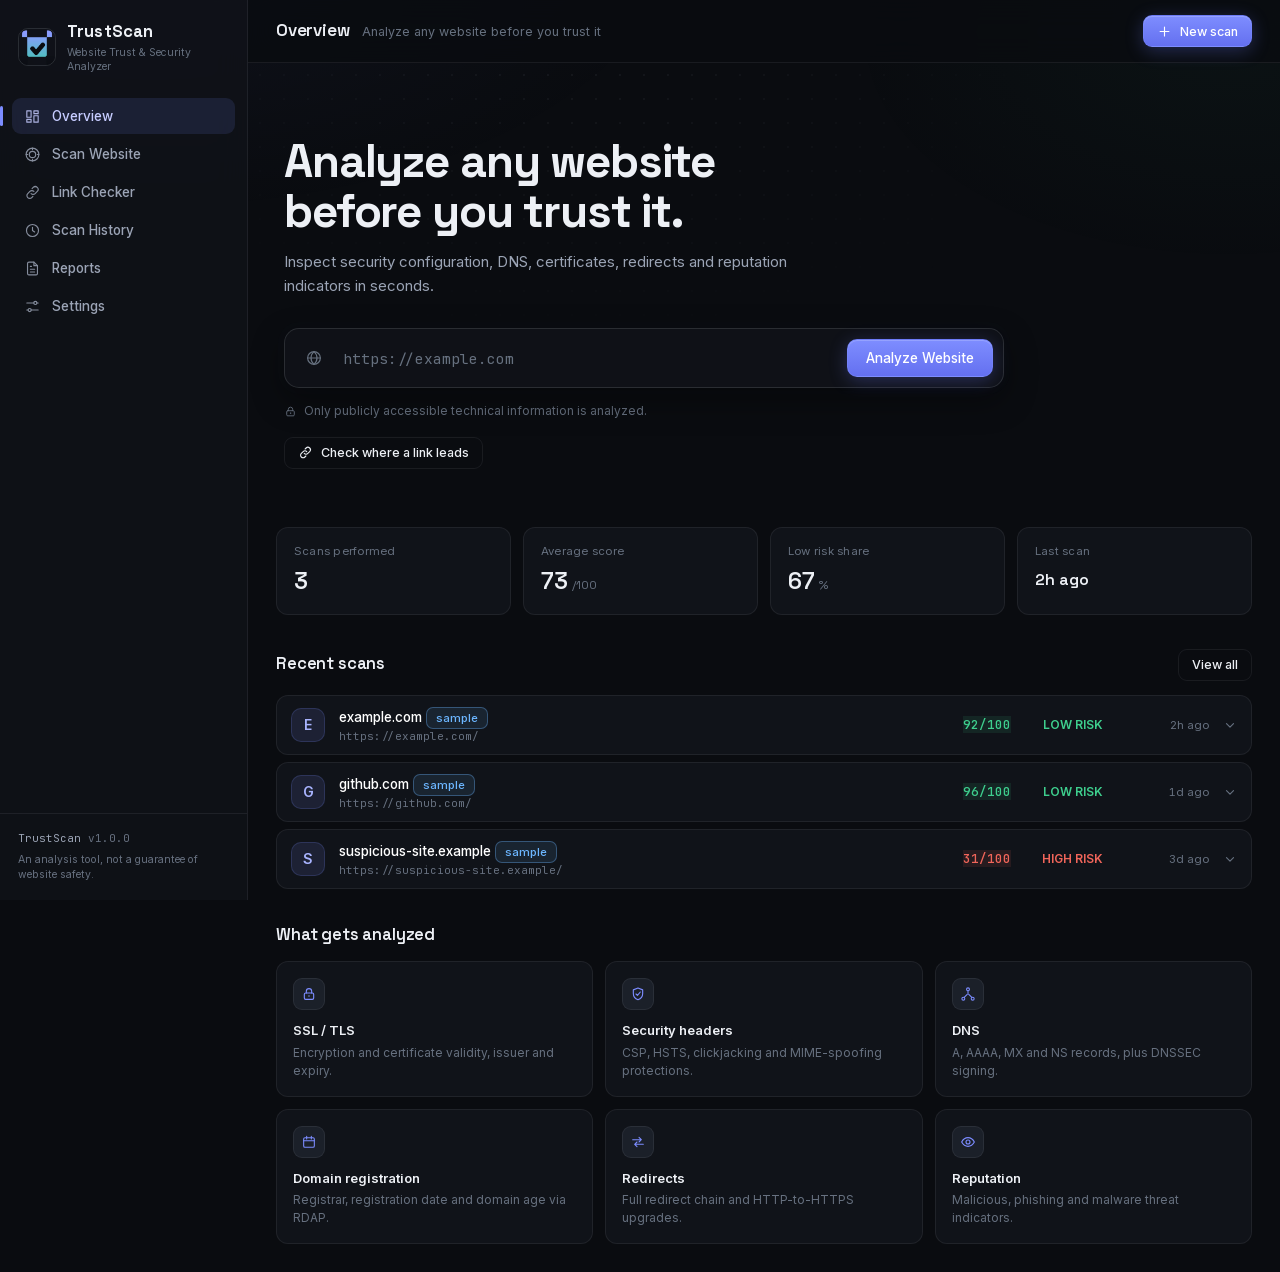
<file: dashboard/index.html>
<!DOCTYPE html>
<html lang="en">
<head>
  <meta charset="UTF-8">
  <meta name="viewport" content="width=device-width, initial-scale=1">
  <meta name="color-scheme" content="dark">
  <title>TrustScan — Website Trust Analyzer</title>
  <link rel="icon" href="../assets/icons/icon128.png">
  <link rel="stylesheet" href="../assets/fonts.css">
  <link rel="stylesheet" href="styles.css">
</head>
<body>
  <div class="app">
    <aside class="sidebar">
      <div class="brand">
        <img class="brand-mark" src="../assets/icons/icon128.png" alt="">
        <div>
          <div class="brand-name">TrustScan</div>
          <div class="brand-sub">Website Trust &amp; Security Analyzer</div>
        </div>
      </div>
      <nav class="nav" aria-label="Main">
        <button class="nav-item" data-nav="overview">
          <svg viewBox="0 0 24 24" fill="none" stroke="currentColor" stroke-width="1.6" stroke-linecap="round" stroke-linejoin="round"><path d="M4 13h6V4H4zM14 20h6v-9h-6zM4 20h6v-4H4zM14 8h6V4h-6z"/></svg>
          <span>Overview</span>
        </button>
        <button class="nav-item" data-nav="scan">
          <svg viewBox="0 0 24 24" fill="none" stroke="currentColor" stroke-width="1.6" stroke-linecap="round" stroke-linejoin="round"><circle cx="12" cy="12" r="9"/><circle cx="12" cy="12" r="4.5"/><path d="M12 3v2.2M12 18.8V21M3 12h2.2M18.8 12H21"/></svg>
          <span>Scan Website</span>
        </button>
        <button class="nav-item" data-nav="linkcheck">
          <svg viewBox="0 0 24 24" fill="none" stroke="currentColor" stroke-width="1.6" stroke-linecap="round" stroke-linejoin="round"><path d="M10 13.5a4 4 0 0 0 5.7 0l3-3a4 4 0 0 0-5.7-5.7l-1.6 1.6"/><path d="M14 10.5a4 4 0 0 0-5.7 0l-3 3a4 4 0 0 0 5.7 5.7l1.6-1.6"/></svg>
          <span>Link Checker</span>
        </button>
        <button class="nav-item" data-nav="history">
          <svg viewBox="0 0 24 24" fill="none" stroke="currentColor" stroke-width="1.6" stroke-linecap="round" stroke-linejoin="round"><circle cx="12" cy="12" r="8.5"/><path d="M12 7.5V12l3 2"/></svg>
          <span>Scan History</span>
        </button>
        <button class="nav-item" data-nav="reports">
          <svg viewBox="0 0 24 24" fill="none" stroke="currentColor" stroke-width="1.6" stroke-linecap="round" stroke-linejoin="round"><path d="M14 3H7a2 2 0 0 0-2 2v14a2 2 0 0 0 2 2h10a2 2 0 0 0 2-2V8z"/><path d="M14 3v5h5M9 13h6M9 17h6M9 9h1.5"/></svg>
          <span>Reports</span>
        </button>
        <button class="nav-item" data-nav="settings">
          <svg viewBox="0 0 24 24" fill="none" stroke="currentColor" stroke-width="1.6" stroke-linecap="round" stroke-linejoin="round"><path d="M4 7h10M18 7h2M4 17h2M10 17h10"/><circle cx="16" cy="7" r="2.2"/><circle cx="8" cy="17" r="2.2"/></svg>
          <span>Settings</span>
        </button>
      </nav>
      <div class="sidebar-foot">
        <div class="foot-version">TrustScan <span>v1.0.0</span></div>
        <div class="foot-disclaimer">An analysis tool, not a guarantee of website safety.</div>
      </div>
    </aside>

    <div class="main-col">
      <header class="topbar">
        <div class="topbar-title">
          <h1 id="topbar-title">Overview</h1>
          <span id="topbar-sub" class="topbar-sub"></span>
        </div>
        <button class="btn btn-primary btn-sm" id="btn-new-scan">
          <svg viewBox="0 0 24 24" fill="none" stroke="currentColor" stroke-width="1.8" stroke-linecap="round"><path d="M12 5v14M5 12h14"/></svg>
          New scan
        </button>
      </header>
      <main id="view" class="view" aria-live="polite"></main>
    </div>
  </div>

  <div id="toasts" class="toasts" role="status" aria-live="polite"></div>

  <script src="storage.js"></script>
  <script src="engine.js"></script>
  <script src="app.js"></script>
</body>
</html>
</file>
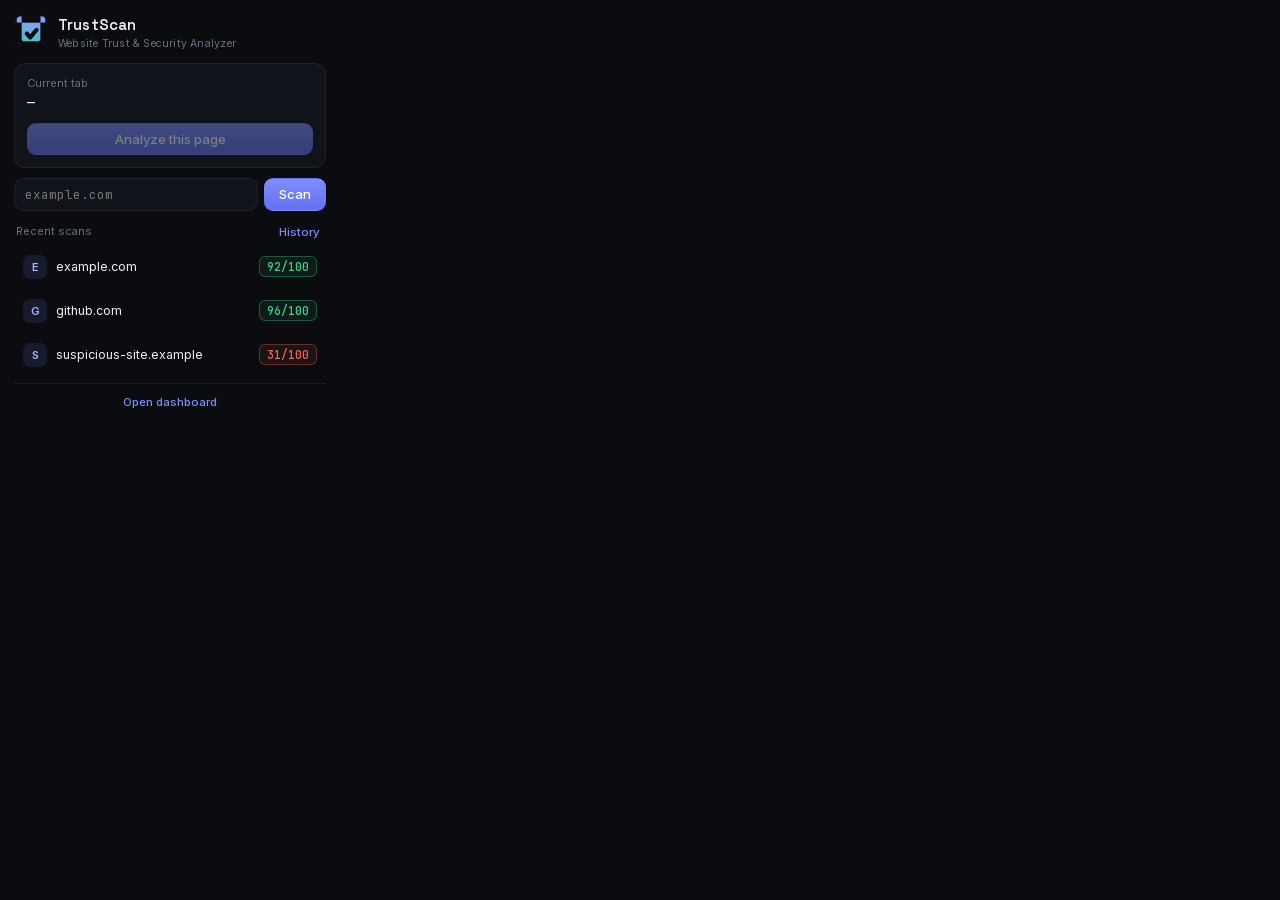
<file: popup/popup.html>
<!DOCTYPE html>
<html lang="en">
<head>
  <meta charset="UTF-8">
  <meta name="color-scheme" content="dark">
  <title>TrustScan</title>
  <link rel="stylesheet" href="../assets/fonts.css">
  <link rel="stylesheet" href="popup.css">
</head>
<body>
  <header class="ts-header">
    <div class="brand-mark" aria-hidden="true"></div>
    <div>
      <div class="brand-name">TrustScan</div>
      <div class="brand-sub">Website Trust &amp; Security Analyzer</div>
    </div>
  </header>

  <section class="current-card" id="current-card">
    <div class="current-label" id="current-label">Current tab</div>
    <div class="current-host" id="current-host">—</div>
    <button class="btn btn-primary btn-block" id="analyze-tab" disabled>Analyze this page</button>
    <div class="current-note" id="current-note" hidden>Only http(s) pages can be analyzed.</div>
  </section>

  <section class="quick">
    <form id="quick-form">
      <div class="quick-input-wrap">
        <input id="quick-url" type="text" placeholder="example.com" autocomplete="off" spellcheck="false">
        <button class="btn btn-primary" type="submit" title="Analyze">Scan</button>
      </div>
    </form>
  </section>

  <section class="recents">
    <div class="recents-head">
      <span>Recent scans</span>
      <button class="link-btn" id="open-history">History</button>
    </div>
    <div id="recents-list" class="recents-list"></div>
  </section>

  <footer class="ts-footer">
    <button class="link-btn" id="open-dashboard">Open dashboard</button>
  </footer>

  <script src="popup.js"></script>
</body>
</html>
</file>
<file: assets/fonts.css>
@font-face{font-family:'Inter';font-style:normal;font-weight:400;font-display:swap;src:url('fonts/Inter-400.woff2') format('woff2');}
@font-face{font-family:'Inter';font-style:normal;font-weight:500;font-display:swap;src:url('fonts/Inter-500.woff2') format('woff2');}
@font-face{font-family:'Inter';font-style:normal;font-weight:600;font-display:swap;src:url('fonts/Inter-600.woff2') format('woff2');}
@font-face{font-family:'JetBrains Mono';font-style:normal;font-weight:400;font-display:swap;src:url('fonts/JetBrainsMono-400.woff2') format('woff2');}
@font-face{font-family:'JetBrains Mono';font-style:normal;font-weight:500;font-display:swap;src:url('fonts/JetBrainsMono-500.woff2') format('woff2');}
@font-face{font-family:'Space Grotesk';font-style:normal;font-weight:400;font-display:swap;src:url('fonts/SpaceGrotesk-400.woff2') format('woff2');}
@font-face{font-family:'Space Grotesk';font-style:normal;font-weight:500;font-display:swap;src:url('fonts/SpaceGrotesk-500.woff2') format('woff2');}
@font-face{font-family:'Space Grotesk';font-style:normal;font-weight:600;font-display:swap;src:url('fonts/SpaceGrotesk-600.woff2') format('woff2');}
@font-face{font-family:'Space Grotesk';font-style:normal;font-weight:700;font-display:swap;src:url('fonts/SpaceGrotesk-700.woff2') format('woff2');}
</file>
<file: dashboard/styles.css>
/* ============================================================================
   TrustScan — Website Trust & Security Analyzer
   Design system: dark-first, hairline glass surfaces, periwinkle accent,
   semantic-only color (green=pass, amber=warning, red=critical).
   ========================================================================== */

/* ------------------------------------------------------------------ tokens */
:root {
  --bg0: #0a0c10;
  --bg1: #101319;
  --bg2: #161a22;
  --bg3: #1b2029;
  --line: rgba(233, 240, 255, 0.07);
  --line-2: rgba(233, 240, 255, 0.12);
  --line-3: rgba(233, 240, 255, 0.2);

  --text: #edf0f5;
  --text-2: #9ba4b5;
  --text-3: #66707f;

  --accent: #7c8cff;
  --accent-2: #6470f0;
  --accent-soft: rgba(124, 140, 255, 0.12);
  --accent-line: rgba(124, 140, 255, 0.38);

  --green: #3ecf8e;
  --green-soft: rgba(62, 207, 142, 0.1);
  --green-line: rgba(62, 207, 142, 0.35);
  --amber: #ffb224;
  --amber-soft: rgba(255, 178, 36, 0.1);
  --amber-line: rgba(255, 178, 36, 0.35);
  --red: #f0655a;
  --red-soft: rgba(240, 101, 90, 0.1);
  --red-line: rgba(240, 101, 90, 0.35);
  --blue: #6cb6ff;
  --blue-soft: rgba(108, 182, 255, 0.1);
  --blue-line: rgba(108, 182, 255, 0.35);

  --font-display: 'Space Grotesk', 'Inter', -apple-system, 'Segoe UI', sans-serif;
  --font-sans: 'Inter', -apple-system, 'Segoe UI', system-ui, sans-serif;
  --font-mono: 'JetBrains Mono', ui-monospace, SFMono-Regular, Menlo, monospace;

  --r-lg: 16px;
  --r-md: 12px;
  --r-sm: 9px;

  --shadow-1: 0 12px 32px rgba(0, 0, 0, 0.4);
  --shadow-2: 0 24px 64px rgba(0, 0, 0, 0.5);

  --ease: cubic-bezier(0.22, 0.61, 0.36, 1);
}

/* ------------------------------------------------------------- base / reset */
* { box-sizing: border-box; margin: 0; padding: 0; }

html { color-scheme: dark; }

body {
  font-family: var(--font-sans);
  font-size: 14px;
  line-height: 1.5;
  color: var(--text);
  background: var(--bg0);
  min-height: 100vh;
  -webkit-font-smoothing: antialiased;
  text-rendering: optimizeLegibility;
}

body::before {
  content: '';
  position: fixed;
  inset: 0;
  pointer-events: none;
  background:
    radial-gradient(900px 480px at 12% -8%, rgba(124, 140, 255, 0.055), transparent 60%),
    radial-gradient(700px 420px at 96% 4%, rgba(62, 207, 142, 0.035), transparent 55%);
  z-index: 0;
}

h1, h2, h3, h4 { font-family: var(--font-display); font-weight: 600; letter-spacing: -0.01em; }
a { color: var(--accent); text-decoration: none; }
a:hover { text-decoration: underline; }
button { font-family: inherit; }

::selection { background: rgba(124, 140, 255, 0.3); }

::-webkit-scrollbar { width: 10px; height: 10px; }
::-webkit-scrollbar-thumb { background: #23283366; background: rgba(35, 40, 51, 0.7); border-radius: 8px; border: 2px solid var(--bg0); }
::-webkit-scrollbar-track { background: transparent; }

:focus-visible { outline: 2px solid var(--accent); outline-offset: 2px; border-radius: 4px; }

/* ------------------------------------------------------------------- shell */
.app {
  position: relative;
  z-index: 1;
  display: grid;
  grid-template-columns: 248px 1fr;
  min-height: 100vh;
}

/* sidebar */
.sidebar {
  position: sticky;
  top: 0;
  height: 100vh;
  display: flex;
  flex-direction: column;
  background: rgba(16, 19, 25, 0.82);
  backdrop-filter: blur(16px);
  -webkit-backdrop-filter: blur(16px);
  border-right: 1px solid var(--line);
}

.brand {
  display: flex;
  align-items: center;
  gap: 11px;
  padding: 20px 18px 18px;
}
.brand-mark {
  width: 38px;
  height: 38px;
  border-radius: 10px;
  border: 1px solid var(--line-2);
}
.brand-name { font-family: var(--font-display); font-size: 16.5px; font-weight: 700; letter-spacing: 0.01em; }
.brand-sub { font-size: 10.5px; color: var(--text-3); line-height: 1.35; margin-top: 1px; }

.nav { display: flex; flex-direction: column; gap: 2px; padding: 6px 12px; }

.nav-item {
  position: relative;
  display: flex;
  align-items: center;
  gap: 11px;
  width: 100%;
  padding: 9.5px 12px;
  background: none;
  border: none;
  border-radius: var(--r-sm);
  color: var(--text-2);
  font-size: 13.5px;
  font-weight: 500;
  cursor: pointer;
  transition: background 0.16s, color 0.16s;
  text-align: left;
}
.nav-item svg { width: 17px; height: 17px; flex: none; opacity: 0.85; }
.nav-item:hover { background: rgba(233, 240, 255, 0.045); color: var(--text); }

.nav-item.active {
  background: var(--accent-soft);
  color: #c6ccff;
}
.nav-item.active::before {
  content: '';
  position: absolute;
  left: -12px;
  top: 8px;
  bottom: 8px;
  width: 3px;
  border-radius: 3px;
  background: var(--accent);
}

.sidebar-foot {
  margin-top: auto;
  padding: 16px 18px 18px;
  border-top: 1px solid var(--line);
}
.foot-version { font-family: var(--font-mono); font-size: 11px; color: var(--text-2); }
.foot-version span { color: var(--text-3); }
.foot-disclaimer { margin-top: 5px; font-size: 10.5px; color: var(--text-3); line-height: 1.45; }

/* main column */
.main-col { min-width: 0; display: flex; flex-direction: column; }

.topbar {
  position: sticky;
  top: 0;
  z-index: 40;
  display: flex;
  align-items: center;
  justify-content: space-between;
  gap: 16px;
  padding: 15px 28px;
  background: rgba(10, 12, 16, 0.78);
  backdrop-filter: blur(14px);
  -webkit-backdrop-filter: blur(14px);
  border-bottom: 1px solid var(--line);
}
.topbar-title { display: flex; align-items: baseline; gap: 12px; min-width: 0; }
.topbar-title h1 { font-size: 17px; white-space: nowrap; }
.topbar-sub { font-size: 12.5px; color: var(--text-3); overflow: hidden; text-overflow: ellipsis; white-space: nowrap; }

.view { padding: 28px; max-width: 1240px; width: 100%; margin: 0 auto; animation: viewIn 0.32s var(--ease); }

@keyframes viewIn {
  from { opacity: 0; transform: translateY(8px); }
  to { opacity: 1; transform: none; }
}

/* -------------------------------------------------------------- components */
.btn {
  display: inline-flex;
  align-items: center;
  justify-content: center;
  gap: 8px;
  padding: 10px 18px;
  border-radius: 10px;
  border: 1px solid var(--line-2);
  background: var(--bg2);
  color: var(--text);
  font-size: 13.5px;
  font-weight: 500;
  cursor: pointer;
  transition: filter 0.16s, transform 0.16s, background 0.16s, border-color 0.16s;
  white-space: nowrap;
}
.btn svg { width: 15px; height: 15px; }
.btn:hover { filter: brightness(1.18); transform: translateY(-1px); }
.btn:active { transform: translateY(0); filter: brightness(0.95); }
.btn:disabled { opacity: 0.45; cursor: default; transform: none; filter: none; }

.btn-primary {
  background: linear-gradient(180deg, #7e8dff, var(--accent-2));
  border-color: rgba(124, 140, 255, 0.35);
  color: #fff;
  box-shadow: 0 4px 18px rgba(100, 112, 240, 0.3), inset 0 1px 0 rgba(255, 255, 255, 0.18);
}
.btn-primary:hover { box-shadow: 0 6px 24px rgba(100, 112, 240, 0.42), inset 0 1px 0 rgba(255, 255, 255, 0.18); }

.btn-ghost { background: transparent; border-color: var(--line); }
.btn-ghost:hover { background: var(--bg2); }
.btn-danger { border-color: var(--red-line); color: var(--red); background: rgba(240, 101, 90, 0.06); }
.btn-danger:hover { background: rgba(240, 101, 90, 0.12); }
.btn-sm { padding: 7.5px 13px; font-size: 12.5px; border-radius: 9px; }
.btn-icon { padding: 8px; border-radius: 9px; }

.card {
  background: var(--bg1);
  border: 1px solid var(--line);
  border-radius: var(--r-lg);
  transition: border-color 0.2s;
}
.card:hover { border-color: var(--line-2); }

.chip {
  display: inline-flex;
  align-items: center;
  gap: 6px;
  font-size: 11.5px;
  font-weight: 500;
  padding: 3px 9px;
  border-radius: 7px;
  border: 1px solid var(--line-2);
  color: var(--text-2);
  white-space: nowrap;
}
.chip-live { color: var(--green); border-color: var(--green-line); background: var(--green-soft); }
.chip-est { color: var(--amber); border-color: var(--amber-line); background: var(--amber-soft); }
.chip-demo { color: var(--blue); border-color: var(--blue-line); background: var(--blue-soft); }

.score-chip { font-family: var(--font-mono); font-size: 12px; font-weight: 500; padding: 2.5px 8px; border-radius: 7px; border: 1px solid; }
.score-low { color: var(--green); border-color: var(--green-line); background: var(--green-soft); }
.score-med { color: var(--amber); border-color: var(--amber-line); background: var(--amber-soft); }
.score-high { color: var(--red); border-color: var(--red-line); background: var(--red-soft); }

.risk-badge {
  display: inline-flex;
  align-items: center;
  gap: 7px;
  font-family: var(--font-display);
  font-size: 13px;
  font-weight: 600;
  letter-spacing: 0.04em;
  padding: 7px 14px;
  border-radius: 10px;
  border: 1px solid;
}
.risk-badge .dot { width: 7px; height: 7px; border-radius: 50%; background: currentColor; }
.risk-low { color: var(--green); border-color: var(--green-line); background: var(--green-soft); }
.risk-med { color: var(--amber); border-color: var(--amber-line); background: var(--amber-soft); }
.risk-high { color: var(--red); border-color: var(--red-line); background: var(--red-soft); }

.input, .select {
  background: var(--bg1);
  border: 1px solid var(--line-2);
  border-radius: 10px;
  color: var(--text);
  font-size: 13.5px;
  padding: 9.5px 12px;
  outline: none;
  transition: border-color 0.16s, box-shadow 0.16s;
}
.input::placeholder { color: var(--text-3); }
.input:focus, .select:focus { border-color: var(--accent-line); box-shadow: 0 0 0 3px rgba(124, 140, 255, 0.12); }
.select { appearance: none; cursor: pointer;
  background-image: url("data:image/svg+xml,%3Csvg xmlns='http://www.w3.org/2000/svg' width='10' height='6' fill='none'%3E%3Cpath d='M1 1l4 4 4-4' stroke='%239ba4b5' stroke-width='1.5' stroke-linecap='round'/%3E%3C/svg%3E");
  background-repeat: no-repeat; background-position: right 12px center; padding-right: 32px; }

/* toggle switch */
.toggle { position: relative; display: inline-block; width: 38px; height: 22px; flex: none; }
.toggle input { opacity: 0; width: 100%; height: 100%; position: absolute; cursor: pointer; margin: 0; }
.toggle .track {
  position: absolute; inset: 0; border-radius: 20px;
  background: var(--bg3); border: 1px solid var(--line-2);
  transition: background 0.18s, border-color 0.18s;
}
.toggle .track::after {
  content: '';
  position: absolute; top: 3px; left: 3px;
  width: 14px; height: 14px; border-radius: 50%;
  background: #8d95a5;
  transition: transform 0.18s var(--ease), background 0.18s;
}
.toggle input:checked + .track { background: var(--accent-2); border-color: var(--accent-line); }
.toggle input:checked + .track::after { transform: translateX(16px); background: #fff; }
.toggle input:focus-visible + .track { outline: 2px solid var(--accent); outline-offset: 2px; }

/* toasts */
.toasts {
  position: fixed;
  top: 18px;
  right: 18px;
  z-index: 200;
  display: flex;
  flex-direction: column;
  gap: 9px;
  max-width: 360px;
}
.toast {
  display: flex;
  align-items: flex-start;
  gap: 10px;
  padding: 12px 14px;
  background: rgba(22, 26, 34, 0.92);
  backdrop-filter: blur(12px);
  -webkit-backdrop-filter: blur(12px);
  border: 1px solid var(--line-2);
  border-radius: 12px;
  box-shadow: var(--shadow-1);
  font-size: 13px;
  animation: toastIn 0.3s var(--ease);
}
.toast.leaving { animation: toastOut 0.25s var(--ease) forwards; }
.toast svg { width: 15px; height: 15px; flex: none; margin-top: 1.5px; }
.toast .msg { flex: 1; }
.toast .t-close { background: none; border: none; color: var(--text-3); cursor: pointer; padding: 2px; border-radius: 5px; }
.toast .t-close:hover { color: var(--text); }
.toast-success svg { color: var(--green); }
.toast-error svg { color: var(--red); }
.toast-warn svg { color: var(--amber); }
.toast-info svg { color: var(--blue); }
.toast .t-action { background: none; border: none; color: var(--accent); font-size: 12.5px; font-weight: 600; cursor: pointer; padding: 0; }
.toast .t-action:hover { text-decoration: underline; }

@keyframes toastIn { from { opacity: 0; transform: translateX(18px); } to { opacity: 1; transform: none; } }
@keyframes toastOut { to { opacity: 0; transform: translateX(18px); } }

/* skeletons */
.skeleton {
  position: relative;
  overflow: hidden;
  background: var(--bg2);
  border-radius: 10px;
}
.skeleton::after {
  content: '';
  position: absolute;
  inset: 0;
  background: linear-gradient(100deg, transparent 30%, rgba(233, 240, 255, 0.055) 50%, transparent 70%);
  transform: translateX(-100%);
  animation: shimmer 1.6s infinite;
}
@keyframes shimmer { to { transform: translateX(100%); } }

/* empty state */
.empty {
  display: flex;
  flex-direction: column;
  align-items: center;
  gap: 10px;
  padding: 56px 20px;
  text-align: center;
  color: var(--text-3);
}
.empty svg { width: 34px; height: 34px; opacity: 0.5; }
.empty .e-title { font-size: 14.5px; font-weight: 500; color: var(--text-2); }
.empty p { font-size: 12.5px; max-width: 380px; }

/* section headings */
.section-head {
  display: flex;
  align-items: center;
  justify-content: space-between;
  gap: 12px;
  margin: 34px 0 14px;
}
.section-head h2 { font-size: 16.5px; }
.section-head .hint { font-size: 12px; color: var(--text-3); }

/* ============================================================== LANDING */
.hero {
  position: relative;
  padding: 46px 8px 22px;
}
.hero::before {
  content: '';
  position: absolute;
  inset: -28px -28px 0;
  background-image: radial-gradient(rgba(233, 240, 255, 0.05) 1px, transparent 1px);
  background-size: 24px 24px;
  -webkit-mask-image: radial-gradient(720px 420px at 32% 0%, #000 0%, transparent 72%);
  mask-image: radial-gradient(720px 420px at 32% 0%, #000 0%, transparent 72%);
  pointer-events: none;
}
.hero h1 {
  position: relative;
  font-size: clamp(30px, 4.4vw, 46px);
  font-weight: 700;
  line-height: 1.08;
  letter-spacing: -0.025em;
  max-width: 640px;
}
.hero .hero-sub {
  position: relative;
  margin-top: 14px;
  font-size: 15px;
  color: var(--text-2);
  max-width: 560px;
  line-height: 1.6;
}

.scan-card {
  position: relative;
  display: flex;
  gap: 10px;
  align-items: center;
  margin-top: 30px;
  padding: 10px;
  max-width: 720px;
  background: rgba(16, 19, 25, 0.88);
  border: 1px solid var(--line-2);
  border-radius: 15px;
  box-shadow: var(--shadow-1), 0 0 0 6px rgba(16, 19, 25, 0.3);
  transition: border-color 0.2s, box-shadow 0.2s;
}
.scan-card:focus-within { border-color: var(--accent-line); box-shadow: 0 12px 40px rgba(100, 112, 240, 0.16), 0 0 0 6px rgba(16, 19, 25, 0.3); }
.scan-card .globe {
  flex: none;
  width: 38px; height: 38px;
  display: flex; align-items: center; justify-content: center;
  color: var(--text-3);
}
.scan-card .globe svg { width: 18px; height: 18px; }
.scan-input {
  flex: 1;
  min-width: 0;
  border: none;
  background: none;
  outline: none;
  color: var(--text);
  font-family: var(--font-mono);
  font-size: 14.5px;
}
.scan-input::placeholder { color: var(--text-3); }

.privacy-note {
  display: inline-flex;
  align-items: center;
  gap: 7px;
  margin-top: 14px;
  font-size: 12px;
  color: var(--text-3);
}
.privacy-note svg { width: 13px; height: 13px; }

/* stats row */
.stats-row { display: grid; grid-template-columns: repeat(4, 1fr); gap: 12px; margin-top: 36px; }
.stat {
  padding: 15px 17px;
  background: var(--bg1);
  border: 1px solid var(--line);
  border-radius: var(--r-md);
}
.stat .s-label { font-size: 11.5px; color: var(--text-3); letter-spacing: 0.02em; }
.stat .s-value { margin-top: 4px; font-family: var(--font-display); font-size: 23px; font-weight: 600; }
.stat .s-value small { font-size: 12px; color: var(--text-3); font-weight: 400; margin-left: 4px; }

/* recent scans list */
.recent-list { display: flex; flex-direction: column; gap: 7px; }
.recent-row {
  display: flex;
  align-items: center;
  gap: 14px;
  width: 100%;
  padding: 11px 14px;
  background: var(--bg1);
  border: 1px solid var(--line);
  border-radius: var(--r-md);
  cursor: pointer;
  transition: border-color 0.16s, background 0.16s, transform 0.16s;
  text-align: left;
}
.recent-row:hover { border-color: var(--line-2); background: var(--bg2); transform: translateY(-1px); }
.avatar {
  width: 34px; height: 34px; flex: none;
  display: flex; align-items: center; justify-content: center;
  border-radius: 10px;
  background: var(--accent-soft);
  color: #a9b4ff;
  font-size: 14px; font-weight: 600;
  text-transform: uppercase;
  border: 1px solid rgba(124, 140, 255, 0.18);
}
.recent-row .rr-host { font-weight: 500; font-size: 13.5px; }
.recent-row .rr-url { font-family: var(--font-mono); font-size: 11px; color: var(--text-3); overflow: hidden; text-overflow: ellipsis; white-space: nowrap; max-width: 340px; }
.recent-row .rr-main { flex: 1; min-width: 0; }
.recent-row .rr-score { font-family: var(--font-mono); font-size: 12.5px; font-weight: 500; }
.recent-row .rr-risk { width: 78px; text-align: right; font-size: 12px; font-weight: 600; }
.recent-row .rr-time { width: 92px; text-align: right; font-size: 11.5px; color: var(--text-3); font-variant-numeric: tabular-nums; }
.recent-row .rr-chevron { color: var(--text-3); }
.recent-row .rr-chevron svg { width: 14px; height: 14px; display: block; }

/* capability tiles */
.tiles { display: grid; grid-template-columns: repeat(3, 1fr); gap: 12px; }
.tile {
  padding: 16px;
  background: var(--bg1);
  border: 1px solid var(--line);
  border-radius: var(--r-md);
  transition: border-color 0.18s;
}
.tile:hover { border-color: var(--line-2); }
.tile .t-icon {
  width: 32px; height: 32px;
  display: flex; align-items: center; justify-content: center;
  border-radius: 9px;
  background: var(--bg3);
  border: 1px solid var(--line);
  color: var(--accent);
  margin-bottom: 11px;
}
.tile .t-icon svg { width: 16px; height: 16px; }
.tile .t-name { font-size: 13px; font-weight: 600; }
.tile .t-desc { margin-top: 3px; font-size: 12px; color: var(--text-3); line-height: 1.5; }

/* ================================================================ SCANNING */
.scan-progress { max-width: 640px; margin: 30px 0 8px; }
.scan-target {
  display: inline-flex;
  align-items: center;
  gap: 9px;
  padding: 8px 13px;
  background: var(--bg1);
  border: 1px solid var(--line-2);
  border-radius: 10px;
  font-family: var(--font-mono);
  font-size: 12.5px;
  color: var(--text-2);
  margin-bottom: 22px;
}
.scan-target .pulse-dot { width: 8px; height: 8px; border-radius: 50%; background: var(--accent); animation: pulse 1.4s infinite; }
@keyframes pulse { 0%, 100% { opacity: 1; } 50% { opacity: 0.35; } }

.scan-current { font-family: var(--font-display); font-size: 19px; font-weight: 600; margin-bottom: 18px; min-height: 28px; }
.scan-current .ellip::after { content: ''; animation: ellipsis 1.2s infinite steps(4); }
@keyframes ellipsis { 0% { content: ''; } 25% { content: '.'; } 50% { content: '..'; } 75% { content: '...'; } 100% { content: ''; } }

.steps { list-style: none; display: flex; flex-direction: column; gap: 2px; margin-bottom: 22px; }
.step {
  display: flex;
  align-items: center;
  gap: 12px;
  padding: 8px 10px;
  border-radius: 9px;
  color: var(--text-3);
  font-size: 13px;
  transition: color 0.2s, background 0.2s;
}
.step .s-icon { width: 19px; height: 19px; display: flex; align-items: center; justify-content: center; flex: none; }
.step .s-icon svg { width: 15px; height: 15px; }
.step.active { color: var(--text); background: rgba(233, 240, 255, 0.03); }
.step.active .s-icon { color: var(--accent); }
.step.done { color: var(--text-2); }
.step.done .s-icon { color: var(--green); }
.step .s-time { margin-left: auto; font-family: var(--font-mono); font-size: 10.5px; color: var(--text-3); }

.progressbar { height: 4px; background: var(--bg2); border-radius: 4px; overflow: hidden; }
.progressbar i { display: block; height: 100%; width: 0%; border-radius: 4px; background: linear-gradient(90deg, var(--accent-2), #8b9dff); transition: width 0.5s var(--ease); box-shadow: 0 0 12px rgba(124, 140, 255, 0.55); }

.spinner { animation: spin 0.9s linear infinite; }
@keyframes spin { to { transform: rotate(360deg); } }

/* skeleton result */
.skel-result { display: grid; grid-template-columns: 280px 1fr; gap: 14px; margin-top: 30px; }
.skel-ring { height: 280px; border-radius: var(--r-lg); }
.skel-side { display: flex; flex-direction: column; gap: 12px; }
.skel-side .sk { height: 88px; border-radius: var(--r-md); }
.skel-cats { display: grid; grid-template-columns: repeat(3, 1fr); gap: 12px; margin-top: 14px; }
.skel-cats .sk { height: 120px; border-radius: var(--r-md); }

/* ================================================================ RESULT */
.result-head { display: flex; align-items: flex-start; justify-content: space-between; gap: 16px; flex-wrap: wrap; }
.result-head .rh-host { font-size: 24px; font-weight: 700; letter-spacing: -0.02em; display: flex; align-items: center; gap: 10px; flex-wrap: wrap; }
.result-head .rh-url { margin-top: 5px; font-family: var(--font-mono); font-size: 12.5px; color: var(--text-2); word-break: break-all; }
.result-head .rh-meta { display: flex; align-items: center; gap: 10px; margin-top: 9px; font-size: 12px; color: var(--text-3); flex-wrap: wrap;; }
.result-head .rh-meta .sep { color: var(--text-3); opacity: 0.6; }

.result-hero {
  display: grid;
  grid-template-columns: minmax(300px, 380px) 1fr;
  gap: 14px;
  margin-top: 24px;
}

.score-card {
  display: flex;
  flex-direction: column;
  align-items: center;
  justify-content: center;
  padding: 34px 26px 30px;
  background: var(--bg1);
  border: 1px solid var(--line);
  border-radius: var(--r-lg);
  position: relative;
  overflow: hidden;
}
.score-card::before {
  content: '';
  position: absolute;
  inset: 0;
  background: radial-gradient(420px 240px at 50% 0%, var(--glow, rgba(124, 140, 255, 0.06)), transparent 70%);
  pointer-events: none;
}

.score-ring { position: relative; width: 232px; height: 232px; }
.score-ring svg { width: 100%; height: 100%; transform: rotate(-90deg); }
.score-ring .track { fill: none; stroke: rgba(233, 240, 255, 0.06); stroke-width: 10; }
.score-ring .value {
  fill: none;
  stroke-width: 10;
  stroke-linecap: round;
  stroke-dasharray: 527.79;
  stroke-dashoffset: 527.79;
  transition: stroke-dashoffset 1.35s var(--ease);
  filter: drop-shadow(0 0 10px var(--glow, rgba(124, 140, 255, 0.4)));
}
.ring-center {
  position: absolute;
  inset: 0;
  display: flex;
  flex-direction: column;
  align-items: center;
  justify-content: center;
}
.ring-num { font-family: var(--font-display); font-size: 58px; font-weight: 700; letter-spacing: -0.03em; line-height: 1; font-variant-numeric: tabular-nums; }
.ring-num small { font-size: 19px; color: var(--text-3); font-weight: 500; margin-left: 3px; }
.ring-caption { margin-top: 10px; font-size: 12px; color: var(--text-3); letter-spacing: 0.05em; }

.score-under { margin-top: 22px; text-align: center; }
.score-under .risk-badge { font-size: 13.5px; padding: 8px 18px; }
.score-under .support { margin-top: 12px; font-size: 13px; color: var(--text-2); max-width: 300px; line-height: 1.55; }

/* summary panel */
.result-side { display: flex; flex-direction: column; gap: 14px; min-width: 0; }
.breakdown { padding: 20px 22px; }
.breakdown h3 { font-size: 13.5px; color: var(--text-2); font-family: var(--font-sans); font-weight: 600; margin-bottom: 14px; }
.bd-row { display: flex; align-items: center; gap: 12px; padding: 7.5px 0; }
.bd-row + .bd-row { border-top: 1px solid var(--line); }
.bd-row .bd-name { width: 118px; font-size: 12.5px; color: var(--text-2); flex: none; }
.bd-row .bd-bar { flex: 1; height: 6px; background: var(--bg3); border-radius: 6px; overflow: hidden; }
.bd-row .bd-bar i { display: block; height: 100%; border-radius: 6px; background: currentColor; width: 0; transition: width 1s var(--ease) 0.15s; }
.bd-row .bd-score { width: 62px; text-align: right; font-family: var(--font-mono); font-size: 12px; flex: none; }

.result-actions { display: flex; gap: 9px; flex-wrap: wrap; }
.result-actions .spacer { flex: 1; }

/* category cards */
.cats-grid { display: grid; grid-template-columns: repeat(3, 1fr); gap: 12px; margin-top: 14px; align-items: start; }

.cat { background: var(--bg1); border: 1px solid var(--line); border-radius: var(--r-lg); overflow: hidden; transition: border-color 0.2s; }
.cat:hover { border-color: var(--line-2); }

.cat-head {
  display: flex;
  align-items: center;
  gap: 12px;
  padding: 15px 16px;
  cursor: pointer;
  user-select: none;
}
.cat-icon {
  width: 34px; height: 34px; flex: none;
  display: flex; align-items: center; justify-content: center;
  border-radius: 10px;
  background: var(--bg3);
  border: 1px solid var(--line);
  color: var(--text-2);
}
.cat-icon svg { width: 16px; height: 16px; }
.cat-icon.st-pass { color: var(--green); background: var(--green-soft); border-color: var(--green-line); }
.cat-icon.st-warn { color: var(--amber); background: var(--amber-soft); border-color: var(--amber-line); }
.cat-icon.st-fail { color: var(--red); background: var(--red-soft); border-color: var(--red-line); }

.cat-title { flex: 1; min-width: 0; }
.cat-title .c-name { font-size: 13.5px; font-weight: 600; display: flex; align-items: center; gap: 8px; }
.cat-title .c-exp { font-size: 11.5px; color: var(--text-3); margin-top: 2px; white-space: nowrap; overflow: hidden; text-overflow: ellipsis; }
.cat-chevron { color: var(--text-3); transition: transform 0.28s var(--ease); }
.cat-chevron svg { width: 15px; height: 15px; display: block; }
.cat.open .cat-chevron { transform: rotate(180deg); }

.cat-expand { display: grid; grid-template-rows: 0fr; transition: grid-template-rows 0.35s var(--ease); }
.cat.open .cat-expand { grid-template-rows: 1fr; }
.cat-expand-inner { overflow: hidden; min-height: 0; }
.cat-expand .checks { padding: 4px 16px 14px; }
.cat-expand .checks::before { content: ''; display: block; height: 1px; background: var(--line); margin: 0 -16px 10px; }

.check { display: flex; align-items: flex-start; gap: 10px; padding: 6px 0; }
.check .ck-icon { width: 16px; height: 16px; flex: none; display: flex; align-items: center; justify-content: center; margin-top: 1px; }
.check .ck-icon svg { width: 13px; height: 13px; }
.ck-pass { color: var(--green); }
.ck-warn { color: var(--amber); }
.ck-fail { color: var(--red); }
.ck-info { color: var(--blue); }
.check .ck-body { flex: 1; min-width: 0; }
.check .ck-label { font-size: 12.5px; color: var(--text-2); }
.check .ck-value { font-family: var(--font-mono); font-size: 12px; color: var(--text); margin-top: 1px; word-break: break-all; }
.check .ck-note { font-size: 11px; color: var(--text-3); margin-top: 1px; }

/* plain-language category description */
.cat-info {
  display: flex;
  align-items: flex-start;
  gap: 8px;
  padding: 10px 14px;
  margin: 4px 16px 10px;
  background: var(--accent-soft);
  border: 1px solid var(--accent-line);
  border-radius: 9px;
  font-size: 12px;
  color: var(--text-2);
  line-height: 1.55;
}
.cat-info svg { width: 14px; height: 14px; flex: none; color: var(--accent); margin-top: 1.5px; }

/* term tooltips */
.term {
  position: relative;
  cursor: help;
  border-bottom: 1px dotted var(--text-3);
  white-space: nowrap;
}
.term-icon {
  display: inline-flex;
  vertical-align: -2px;
  margin-left: 4px;
  color: var(--text-3);
  opacity: 0.6;
}
.term-icon svg { width: 11px; height: 11px; display: block; }
.term:hover .term-icon, .term:focus .term-icon { color: var(--accent); opacity: 1; }
.term-tip {
  position: absolute;
  bottom: calc(100% + 8px);
  left: 50%;
  transform: translateX(-50%) translateY(4px);
  width: 260px;
  max-width: 70vw;
  padding: 10px 13px;
  background: var(--bg3);
  border: 1px solid var(--line-3);
  border-radius: 10px;
  box-shadow: var(--shadow-1);
  font-size: 12px;
  font-weight: 400;
  line-height: 1.55;
  color: var(--text);
  white-space: normal;
  opacity: 0;
  pointer-events: none;
  transition: opacity 0.16s var(--ease), transform 0.16s var(--ease);
  z-index: 60;
}
.term-tip::after {
  content: '';
  position: absolute;
  top: 100%;
  left: 50%;
  transform: translateX(-50%);
  border: 6px solid transparent;
  border-top-color: var(--line-3);
}
.term:hover .term-tip, .term:focus .term-tip {
  opacity: 1;
  transform: translateX(-50%) translateY(0);
}

/* glossary */
.glossary { overflow: hidden; }
.glossary-head {
  display: flex;
  align-items: center;
  gap: 11px;
  width: 100%;
  padding: 15px 18px;
  background: none;
  border: none;
  color: var(--text);
  cursor: pointer;
  text-align: left;
  font-size: 13.5px;
  font-weight: 600;
}
.glossary-head svg { width: 15px; height: 15px; color: var(--accent); flex: none; }
.glossary-head .spacer { flex: 1; }
.glossary-head .hint { font-size: 11.5px; font-weight: 400; color: var(--text-3); }
.glossary-chevron { color: var(--text-3); transition: transform 0.28s var(--ease); }
.glossary-chevron svg { width: 15px; height: 15px; display: block; }
.glossary.open .glossary-chevron { transform: rotate(180deg); }
.glossary-expand { display: grid; grid-template-rows: 0fr; transition: grid-template-rows 0.35s var(--ease); }
.glossary.open .glossary-expand { grid-template-rows: 1fr; }
.glossary-expand-inner { overflow: hidden; min-height: 0; }
.glossary-grid {
  display: grid;
  grid-template-columns: repeat(3, 1fr);
  gap: 10px 16px;
  padding: 4px 18px 18px;
}
.glossary-grid::before { content: ''; display: block; grid-column: 1 / -1; height: 1px; background: var(--line); margin-bottom: 6px; }
.glossary-item { padding: 6px 0; }
.g-term { font-size: 12.5px; font-weight: 600; color: var(--text); font-family: var(--font-mono); }
.g-def { font-size: 11.5px; color: var(--text-2); line-height: 1.55; margin-top: 3px; }

/* redirect chain visual */
.chain { display: flex; flex-direction: column; align-items: flex-start; gap: 2px; padding: 4px 0 2px; }
.chain-node {
  display: inline-flex; align-items: center; gap: 8px;
  font-family: var(--font-mono); font-size: 12px;
  padding: 6px 10px;
  background: var(--bg2);
  border: 1px solid var(--line);
  border-radius: 8px;
  max-width: 100%;
  overflow: hidden;
}
.chain-node .st { font-size: 10px; color: var(--text-3); flex: none; }
.chain-node.https { border-color: var(--green-line); }
.chain-node.http { border-color: var(--amber-line); }
.chain-node.final { border-color: var(--accent-line); color: #c6ccff; }
.chain-arrow { color: var(--text-3); padding-left: 14px; display: flex; align-items: center; gap: 6px; font-size: 10.5px; font-family: var(--font-mono); }
.chain-arrow svg { width: 12px; height: 12px; }
.chain-note { font-size: 11.5px; color: var(--text-3); margin-top: 8px; }

/* findings */
.findings-grid { display: grid; grid-template-columns: 1.55fr 1fr; gap: 14px; align-items: start; }
.findings-list { display: flex; flex-direction: column; gap: 9px; }

.sev-chips { display: flex; gap: 6px; flex-wrap: wrap; }
.sev-chip { font-family: var(--font-mono); font-size: 11px; padding: 2px 8px; border-radius: 6px; border: 1px solid; }
.sev-critical { color: var(--red); border-color: var(--red-line); background: var(--red-soft); }
.sev-high { color: #ff8f6b; border-color: rgba(255, 143, 107, 0.35); background: rgba(255, 143, 107, 0.08); }
.sev-medium { color: var(--amber); border-color: var(--amber-line); background: var(--amber-soft); }
.sev-low { color: var(--blue); border-color: var(--blue-line); background: var(--blue-soft); }
.sev-info { color: var(--text-3); border-color: var(--line-2); background: var(--bg2); }
.sev-pass { color: var(--green); border-color: var(--green-line); background: var(--green-soft); }

.finding { position: relative; background: var(--bg1); border: 1px solid var(--line); border-radius: var(--r-md); overflow: hidden; transition: border-color 0.2s; }
.finding:hover { border-color: var(--line-2); }
/* subtle severity indicator — a thin colored bar on the left edge */
.finding::before {
  content: '';
  position: absolute;
  left: 0; top: 0; bottom: 0;
  width: 3px;
  border-radius: 3px 0 0 3px;
  opacity: 0.7;
}
.f-sev-critical::before { background: var(--red); }
.f-sev-high::before { background: #ff8f6b; }
.f-sev-medium::before { background: var(--amber); }
.f-sev-low::before { background: var(--blue); }
.f-sev-info::before { background: var(--text-3); }
.f-sev-pass::before { background: var(--green); }
.f-stripe { height: 2.5px; width: 100%; }
.f-sev-critical { background: var(--red); }
.f-sev-high { background: #ff8f6b; }
.f-sev-medium { background: var(--amber); }
.f-sev-low { background: var(--blue); }
.f-sev-info { background: var(--text-3); }
.f-sev-pass { background: var(--green); }

.f-head { display: flex; align-items: flex-start; gap: 11px; padding: 13px 15px 13px 16px; cursor: pointer; }
.f-icon { width: 26px; height: 26px; flex: none; display: flex; align-items: center; justify-content: center; border-radius: 8px; margin-top: 1px; }
.f-icon svg { width: 14.5px; height: 14.5px; }
.f-sev-critical .f-icon, .f-sev-high .f-icon { color: var(--red); background: var(--red-soft); }
.f-sev-high .f-icon { color: #ff8f6b; }
.f-sev-medium .f-icon { color: var(--amber); background: var(--amber-soft); }
.f-sev-low .f-icon { color: var(--blue); background: var(--blue-soft); }
.f-sev-info .f-icon { color: var(--text-3); background: var(--bg2); }
.f-sev-pass .f-icon { color: var(--green); background: var(--green-soft); }

.f-title { flex: 1; min-width: 0; }
.f-title .t { font-size: 13.5px; font-weight: 600; color: var(--text); }
.f-title .e { font-size: 12px; color: var(--text-2); margin-top: 3px; line-height: 1.55; }
.f-chevron { color: var(--text-3); flex: none; transition: transform 0.28s var(--ease); }
.f-chevron svg { width: 14px; height: 14px; }
.finding.open .f-chevron { transform: rotate(180deg); }

.f-expand { display: grid; grid-template-rows: 0fr; transition: grid-template-rows 0.32s var(--ease); }
.finding.open .f-expand { grid-template-rows: 1fr; }
.f-expand-inner { overflow: hidden; min-height: 0; }
.f-details { padding: 2px 16px 16px 19px; }
.f-block { border-left: 2px solid var(--line-2); padding: 3px 0 3px 13px; margin: 10px 0 0; }
.f-block .fb-label { font-size: 10.5px; color: var(--text-3); letter-spacing: 0.05em; margin-bottom: 4px; font-weight: 500; }
.f-block code { font-family: var(--font-mono); font-size: 12px; color: var(--text); line-height: 1.6; white-space: pre-wrap; word-break: break-word; background: var(--bg2); padding: 8px 11px; border-radius: 7px; border: 1px solid var(--line); display: block; }
.f-block .fb-text { font-size: 12.5px; color: var(--text); line-height: 1.6; }

/* ============================================================== LINK CHECKER */
.mono { font-family: var(--font-mono); }

.link-verdict-card {
  display: flex;
  align-items: center;
  gap: 18px;
  margin-top: 24px;
  padding: 22px 26px;
  background: var(--bg1);
  border: 1px solid var(--line);
  border-radius: var(--r-lg);
}
.lv-icon {
  width: 56px; height: 56px;
  flex: none;
  display: flex; align-items: center; justify-content: center;
  border-radius: 14px;
  border: 1px solid;
}
.lv-icon svg { width: 26px; height: 26px; }
.lv-body { flex: 1; min-width: 0; }
.lv-label {
  font-family: var(--font-display);
  font-size: 18px;
  font-weight: 700;
  letter-spacing: 0.02em;
}
.lv-desc {
  margin-top: 5px;
  font-size: 13.5px;
  color: var(--text-2);
  line-height: 1.55;
}

/* destination card */
.link-dest-card {
  background: var(--bg1);
  border: 1px solid var(--line);
  border-radius: var(--r-lg);
  padding: 18px 22px;
  display: flex;
  flex-direction: column;
  gap: 4px;
}
.ld-row {
  display: flex;
  align-items: flex-start;
  gap: 14px;
  padding: 10px 0;
}
.ld-row + .ld-row { border-top: 1px solid var(--line); }
.ld-row.changed .ld-value { color: var(--amber); }
.ld-row.download .ld-value { color: var(--amber); }
.ld-label {
  width: 150px;
  flex: none;
  display: flex;
  align-items: center;
  gap: 7px;
  font-size: 12px;
  color: var(--text-3);
  padding-top: 2px;
}
.ld-label svg { width: 13px; height: 13px; flex: none; }
.ld-value {
  flex: 1;
  min-width: 0;
  font-size: 13px;
  color: var(--text);
  word-break: break-all;
  line-height: 1.55;
  display: flex;
  flex-direction: column;
  gap: 3px;
}
.ld-value.mono { font-family: var(--font-mono); font-size: 12px; }
.ld-note { font-size: 11.5px; color: var(--text-3); font-family: var(--font-sans); }
.ld-arrow {
  display: flex;
  align-items: center;
  padding-left: 75px;
  color: var(--text-3);
}
.ld-arrow svg { width: 14px; height: 14px; transform: rotate(90deg); }

/* redirect chain card */
.link-chain-card {
  background: var(--bg1);
  border: 1px solid var(--line);
  border-radius: var(--r-lg);
  padding: 18px 22px;
  display: flex;
  flex-direction: column;
  align-items: flex-start;
  gap: 2px;
}

/* risk reasons */
.link-reasons {
  display: flex;
  flex-direction: column;
  gap: 8px;
}
.link-reason {
  display: flex;
  align-items: flex-start;
  gap: 11px;
  padding: 13px 16px;
  background: var(--bg1);
  border: 1px solid var(--line);
  border-radius: var(--r-md);
  font-size: 13px;
  color: var(--text-2);
  line-height: 1.55;
}
.lr-icon { flex: none; margin-top: 1px; }
.lr-icon svg { width: 15px; height: 15px; display: block; }

/* risk summary */
.risk-summary { background: var(--bg1); border: 1px solid var(--line); border-radius: var(--r-lg); padding: 20px 22px; }.risk-summary h3 { font-size: 13.5px; font-family: var(--font-sans); font-weight: 600; color: var(--text-2); margin-bottom: 16px; }
.rs-tiles { display: grid; grid-template-columns: repeat(2, 1fr); gap: 9px; }
.rs-tile { display: flex; align-items: center; gap: 10px; padding: 11px 13px; border-radius: 10px; border: 1px solid; }
.rs-tile .n { font-family: var(--font-display); font-size: 21px; font-weight: 700; line-height: 1; min-width: 24px; font-variant-numeric: tabular-nums; }
.rs-tile .l { font-size: 12px; font-weight: 500; }
.rs-tile.critical { color: var(--red); border-color: var(--red-line); background: var(--red-soft); }
.rs-tile.high { color: #ff8f6b; border-color: rgba(255, 143, 107, 0.35); background: rgba(255, 143, 107, 0.08); }
.rs-tile.medium { color: var(--amber); border-color: var(--amber-line); background: var(--amber-soft); }
.rs-tile.low { color: var(--blue); border-color: var(--blue-line); background: var(--blue-soft); }
.rs-tile.zero { opacity: 0.45; }

.rs-bar { display: flex; height: 6px; border-radius: 6px; overflow: hidden; background: var(--bg3); margin-top: 16px; }
.rs-bar i { display: block; height: 100%; transition: width 0.9s var(--ease) 0.2s; }
.rs-bar .b-critical { background: var(--red); }
.rs-bar .b-high { background: #ff8f6b; }
.rs-bar .b-medium { background: var(--amber); }
.rs-bar .b-low { background: var(--blue); }

.rs-foot { margin-top: 14px; font-size: 11.5px; color: var(--text-3); line-height: 1.5; }

/* technical details */
.tech { background: var(--bg1); border: 1px solid var(--line); border-radius: var(--r-lg); overflow: hidden; }
.tech-head {
  display: flex; align-items: center; gap: 11px;
  width: 100%;
  padding: 15px 18px;
  background: none; border: none;
  color: var(--text); cursor: pointer; text-align: left;
  font-size: 13.5px; font-weight: 600;
}
.tech-head svg.tb-icon { width: 15px; height: 15px; color: var(--text-3); }
.tech-head .spacer { flex: 1; }
.tech-head .hint { font-size: 11.5px; font-weight: 400; color: var(--text-3); }
.tech-chevron { color: var(--text-3); transition: transform 0.28s var(--ease); }
.tech-chevron svg { width: 15px; height: 15px; display: block; }
.tech.open .tech-chevron { transform: rotate(180deg); }

.tech-expand { display: grid; grid-template-rows: 0fr; transition: grid-template-rows 0.35s var(--ease); }
.tech.open .tech-expand { grid-template-rows: 1fr; }
.tech-expand-inner { overflow: hidden; min-height: 0; }
.tech-body { padding: 6px 18px 18px; }
.tech-body::before { content: ''; display: block; height: 1px; background: var(--line); margin: 4px 0 16px; }

.tech-grid { display: grid; grid-template-columns: 1.3fr 1fr 1fr; gap: 16px; }
.tech-panel .tp-title { font-size: 11px; color: var(--text-3); letter-spacing: 0.05em; margin-bottom: 8px; }
.tech-kv { display: flex; gap: 10px; padding: 3px 0; font-family: var(--font-mono); font-size: 11.5px; line-height: 1.6; }
.tech-kv .k { color: var(--text-3); flex: none; max-width: 46%; overflow: hidden; text-overflow: ellipsis; white-space: nowrap; }
.tech-kv .v { color: var(--text-2); word-break: break-all; }
.tech-kv .v.hl { color: var(--text); }
.tech-table { width: 100%; border-collapse: collapse; font-family: var(--font-mono); font-size: 11.5px; }
.tech-table th { text-align: left; color: var(--text-3); font-weight: 400; padding: 3px 10px 3px 0; }
.tech-table td { color: var(--text-2); padding: 3px 10px 3px 0; vertical-align: top; word-break: break-all; }

/* ================================================================ HISTORY */
.history-toolbar { display: flex; gap: 9px; align-items: center; flex-wrap: wrap; margin-bottom: 14px; }
.history-toolbar .input { flex: 1; min-width: 200px; }
.history-toolbar .count { font-size: 12px; color: var(--text-3); margin-left: auto; }

.table-wrap { background: var(--bg1); border: 1px solid var(--line); border-radius: var(--r-lg); overflow: hidden; }
table.table { width: 100%; border-collapse: collapse; font-size: 13px; }
.table th {
  text-align: left;
  font-size: 11px; font-weight: 500; letter-spacing: 0.05em;
  color: var(--text-3);
  padding: 11px 16px;
  border-bottom: 1px solid var(--line);
  background: rgba(233, 240, 255, 0.015);
  white-space: nowrap;
}
.table td { padding: 12px 16px; border-bottom: 1px solid var(--line); vertical-align: middle; }
.table tbody tr { transition: background 0.14s; cursor: pointer; }
.table tbody tr:hover { background: rgba(233, 240, 255, 0.025); }
.table tbody tr:last-child td { border-bottom: none; }

.td-host { display: flex; align-items: center; gap: 11px; min-width: 0; }
.td-host .h { font-weight: 500; white-space: nowrap; overflow: hidden; text-overflow: ellipsis; }
.td-host .u { font-family: var(--font-mono); font-size: 10.5px; color: var(--text-3); white-space: nowrap; overflow: hidden; text-overflow: ellipsis; max-width: 260px; }
.td-score { font-family: var(--font-mono); font-size: 12.5px; }
.td-risk { font-size: 12px; font-weight: 600; }
.td-date { font-size: 12px; color: var(--text-2); font-variant-numeric: tabular-nums; white-space: nowrap; }
.td-actions { display: flex; gap: 4px; justify-content: flex-end; }

.row-btn {
  display: inline-flex; align-items: center; justify-content: center;
  width: 30px; height: 30px;
  border-radius: 8px; border: 1px solid transparent;
  background: none; color: var(--text-3); cursor: pointer;
  transition: color 0.15s, background 0.15s, border-color 0.15s;
}
.row-btn svg { width: 14.5px; height: 14.5px; }
.row-btn:hover { color: var(--text); background: var(--bg3); border-color: var(--line); }
.row-btn.danger:hover { color: var(--red); border-color: var(--red-line); background: var(--red-soft); }

/* ================================================================ REPORTS */
.report-toolbar { display: flex; align-items: center; gap: 10px; margin-bottom: 16px; flex-wrap: wrap; }
.report-toolbar .select { min-width: 280px; }
.report-toolbar .spacer { flex: 1; }

.report {
  background: var(--bg1);
  border: 1px solid var(--line);
  border-radius: var(--r-lg);
  padding: 36px 40px;
  max-width: 860px;
}
.rep-head { display: flex; justify-content: space-between; gap: 20px; padding-bottom: 20px; border-bottom: 1px solid var(--line); flex-wrap: wrap; }
.rep-head .rh-left .rep-kicker { font-size: 11px; color: var(--text-3); letter-spacing: 0.06em; margin-bottom: 6px; }
.rep-head h2 { font-size: 21px; }
.rep-head .rep-url { font-family: var(--font-mono); font-size: 12px; color: var(--text-2); margin-top: 5px; word-break: break-all; }
.rep-mark { display: flex; align-items: center; gap: 10px; color: var(--text-3); font-size: 11.5px; }
.rep-mark img { width: 30px; height: 30px; border-radius: 8px; border: 1px solid var(--line-2); }

.rep-meta { display: grid; grid-template-columns: repeat(4, 1fr); gap: 12px; padding: 20px 0; border-bottom: 1px solid var(--line); }
.rep-meta .m { padding: 13px 15px; background: var(--bg2); border: 1px solid var(--line); border-radius: 11px; }
.rep-meta .m .k { font-size: 11px; color: var(--text-3); }
.rep-meta .m .v { margin-top: 4px; font-family: var(--font-display); font-size: 18px; font-weight: 600; display: flex; align-items: center; gap: 8px; }
.rep-meta .m .v small { font-size: 12px; color: var(--text-3); font-weight: 400; }

.rep-section { padding: 22px 0; border-bottom: 1px solid var(--line); }
.rep-section:last-of-type { border-bottom: none; }
.rep-section h3 { font-size: 14px; margin-bottom: 14px; }

.rep-cat { display: flex; align-items: center; gap: 12px; padding: 8px 0; }
.rep-cat + .rep-cat { border-top: 1px solid var(--line); }
.rep-cat .n { width: 150px; font-size: 12.5px; color: var(--text-2); flex: none; }
.rep-cat .bar { flex: 1; height: 6px; background: var(--bg3); border-radius: 6px; overflow: hidden; }
.rep-cat .bar i { display: block; height: 100%; background: currentColor; border-radius: 6px; }
.rep-cat .s { width: 60px; text-align: right; font-family: var(--font-mono); font-size: 12px; flex: none; }

.rep-findings { display: flex; flex-direction: column; gap: 8px; }
.rep-finding { display: flex; gap: 11px; padding: 11px 13px; background: var(--bg2); border: 1px solid var(--line); border-radius: 11px; }
.rep-finding .rf-title { font-size: 12.5px; font-weight: 600; }
.rep-finding .rf-exp { font-size: 12px; color: var(--text-2); margin-top: 2px; line-height: 1.5; }
.rep-finding .rf-rec { font-size: 12px; color: var(--text-3); margin-top: 4px; line-height: 1.5; }
.rep-finding .rf-rec b { color: var(--text-2); font-weight: 500; }

.rep-disclaimer { margin-top: 22px; padding: 14px 16px; border: 1px solid var(--line); border-radius: 11px; font-size: 11.5px; color: var(--text-3); line-height: 1.6; background: rgba(233, 240, 255, 0.015); }

/* ================================================================ SETTINGS */
.settings-grid { display: grid; grid-template-columns: 1fr 1fr; gap: 14px; align-items: start; max-width: 900px; }
.set-card { padding: 22px 24px; }
.set-card h3 { font-size: 14px; margin-bottom: 4px; }
.set-card .sc-sub { font-size: 12px; color: var(--text-3); margin-bottom: 16px; }

.set-row { display: flex; align-items: flex-start; justify-content: space-between; gap: 18px; padding: 12px 0; }
.set-row + .set-row { border-top: 1px solid var(--line); }
.set-row .sr-info { flex: 1; }
.set-row .sr-title { font-size: 13px; font-weight: 500; }
.set-row .sr-desc { font-size: 12px; color: var(--text-3); margin-top: 2px; line-height: 1.5; }
.set-row .sr-ctrl { flex: none; display: flex; align-items: center; gap: 8px; padding-top: 3px; }
.set-row .input { font-size: 12.5px; width: 220px; }
.set-row .select { width: 160px; font-size: 12.5px; }

.about-list { display: flex; flex-direction: column; gap: 8px; font-size: 12.5px; color: var(--text-2); }
.about-list .kv { display: flex; justify-content: space-between; gap: 12px; }
.about-list .kv span:first-child { color: var(--text-3); }

/* ============================================================== animations */
.fade-up { animation: fadeUp 0.5s var(--ease) both; animation-delay: var(--d, 0s); }
@keyframes fadeUp { from { opacity: 0; transform: translateY(10px); } to { opacity: 1; transform: none; } }

/* ============================================================== responsive */
@media (max-width: 1080px) {
  .app { grid-template-columns: 1fr; }
  .sidebar {
    position: sticky; top: 0; height: auto; z-index: 50;
    flex-direction: row; align-items: center;
    border-right: none; border-bottom: 1px solid var(--line);
    padding-right: 12px;
  }
  .brand { padding: 10px 14px 10px 16px; }
  .brand-sub { display: none; }
  .nav { flex-direction: row; padding: 6px 4px; gap: 2px; overflow-x: auto; }
  .nav-item { flex: none; padding: 8px 12px; }
  .nav-item.active::before { display: none; }
  .nav-item span { font-size: 12.5px; }
  .sidebar-foot { display: none; }
  .topbar { display: none; }

  .result-hero { grid-template-columns: 1fr; }
  .cats-grid { grid-template-columns: repeat(2, 1fr); }
  .findings-grid { grid-template-columns: 1fr; }
  .tech-grid { grid-template-columns: 1fr 1fr; }
  .glossary-grid { grid-template-columns: 1fr 1fr; }
  .stats-row { grid-template-columns: repeat(2, 1fr); }
  .tiles { grid-template-columns: repeat(2, 1fr); }
}

@media (max-width: 720px) {
  .view { padding: 18px 16px 40px; }
  .hero { padding-top: 26px; }
  .cats-grid, .tiles, .tech-grid, .settings-grid, .rep-meta, .glossary-grid { grid-template-columns: 1fr; }
  .scan-card { flex-direction: column; align-items: stretch; }
  .scan-card .globe { display: none; }
  .scan-card .btn { width: 100%; }
  .recent-row .rr-url, .recent-row .rr-time { display: none; }
  .report { padding: 22px 18px; }
  .td-date { display: none; }
  .table th:last-of-type { display: none; }
  .td-actions { display: flex; }
  .ring-num { font-size: 46px; }
  .score-ring { width: 200px; height: 200px; }
}

/* ============================================================== a11y / motion */
@media (prefers-reduced-motion: reduce) {
  *, *::before, *::after { animation-duration: 0.001s !important; transition-duration: 0.001s !important; }
}
.reduce-motion *, .reduce-motion *::before, .reduce-motion *::after {
  animation-duration: 0.001s !important; transition-duration: 0.001s !important;
}

/* ============================================================== print */
@media print {
  body { background: #fff !important; }
  body::before { display: none; }
  .app { display: block; }
  .sidebar, .topbar, .toasts, .no-print { display: none !important; }
  .view { padding: 0; max-width: none; }
  .report-toolbar { display: none !important; }

  :root {
    --bg1: #ffffff; --bg2: #f5f6f8; --bg3: #e8eaee;
    --line: #dfe3e9; --line-2: #cbd2db; --line-3: #b7c0cc;
    --text: #10141b; --text-2: #3d4653; --text-3: #6d7684;
    --green: #0c8a55; --amber: #b26a00; --red: #c0392b; --blue: #1f6fb2;
    --green-soft: #ecf9f3; --amber-soft: #fdf4e3; --red-soft: #fdefee; --blue-soft: #ecf4fc;
    --green-line: #a5e3c9; --amber-line: #f2d49b; --red-line: #f0b9b4; --blue-line: #b7d6f0;
    --accent-soft: #eef1ff; --accent-line: #c9d0f5; --accent: #4353c9;
  }
  .score-card, .risk-summary, .tech { border-radius: 10px; }
  .print-banner { display: block !important; }
  .report { border: 1px solid #d5dae1; box-shadow: none; }
  .avatar { background: #eef1ff !important; color: #4353c9 !important; border-color: #c9d0f5 !important; }
}

.print-banner { display: none; margin-bottom: 18px; }
</file>
<file: popup/popup.css>
/* TrustScan popup — shares the dashboard token system. */
:root {
  --bg0: #0a0c10;
  --bg1: #101319;
  --bg2: #161a22;
  --line: rgba(233, 240, 255, 0.07);
  --line-2: rgba(233, 240, 255, 0.12);
  --text: #edf0f5;
  --text-2: #9ba4b5;
  --text-3: #66707f;
  --accent: #7c8cff;
  --accent-2: #6470f0;
  --green: #3ecf8e;
  --amber: #ffb224;
  --red: #f0655a;
  --mono: 'JetBrains Mono', ui-monospace, SFMono-Regular, Menlo, monospace;
  --sans: 'Inter', -apple-system, 'Segoe UI', system-ui, sans-serif;
}

* { box-sizing: border-box; margin: 0; padding: 0; }

html { color-scheme: dark; }
body {
  width: 340px;
  background: var(--bg0);
  color: var(--text);
  font-family: var(--sans);
  font-size: 13px;
  line-height: 1.45;
  padding: 14px 14px 10px;
}

.brand-mark {
  width: 34px; height: 34px; flex: none;
  background: url('../assets/icons/icon128.png') center / contain no-repeat;
  border-radius: 9px;
}
.ts-header { display: flex; gap: 10px; align-items: center; padding-bottom: 12px; }
.brand-name { font-family: 'Space Grotesk', var(--sans); font-size: 15px; font-weight: 600; letter-spacing: .01em; }
.brand-sub { font-size: 10.5px; color: var(--text-3); letter-spacing: .02em; }

.current-card {
  background: var(--bg1);
  border: 1px solid var(--line);
  border-radius: 12px;
  padding: 12px;
  margin-bottom: 10px;
}
.current-label { font-size: 11px; color: var(--text-3); margin-bottom: 2px; }
.current-host {
  font-family: var(--mono); font-size: 13px; font-weight: 500;
  color: var(--text); overflow: hidden; text-overflow: ellipsis; white-space: nowrap;
  margin-bottom: 10px;
}
.current-note { margin-top: 8px; font-size: 11px; color: var(--amber); }

.btn {
  border: 1px solid var(--line-2);
  background: var(--bg2);
  color: var(--text);
  font: 500 13px var(--sans);
  border-radius: 9px;
  padding: 7px 14px;
  cursor: pointer;
  transition: filter .15s, background .15s, opacity .15s;
}
.btn:hover { filter: brightness(1.15); }
.btn:disabled { opacity: .45; cursor: default; filter: none; }
.btn-primary {
  background: linear-gradient(180deg, #7e8dff, var(--accent-2));
  border-color: transparent;
  color: #fff;
}
.btn-block { width: 100%; }

.quick { margin-bottom: 10px; }
.quick-input-wrap { display: flex; gap: 6px; }
.quick-input-wrap input {
  flex: 1;
  background: var(--bg1);
  border: 1px solid var(--line);
  border-radius: 9px;
  color: var(--text);
  font: 400 12.5px var(--mono);
  padding: 7px 10px;
  outline: none;
  min-width: 0;
}
.quick-input-wrap input:focus { border-color: rgba(124, 140, 255, .55); }

.recents-head {
  display: flex; justify-content: space-between; align-items: center;
  font-size: 11px; color: var(--text-3);
  padding: 2px 2px 6px;
}
.link-btn {
  background: none; border: none; color: var(--accent);
  font: 500 11.5px var(--sans); cursor: pointer; padding: 2px 4px; border-radius: 5px;
}
.link-btn:hover { text-decoration: underline; }

.recents-list { display: flex; flex-direction: column; gap: 4px; margin-bottom: 8px; }
.recent {
  display: flex; align-items: center; gap: 9px;
  padding: 7px 8px; border-radius: 9px;
  cursor: pointer; border: 1px solid transparent;
  transition: background .15s, border-color .15s;
}
.recent:hover { background: var(--bg1); border-color: var(--line); }
.avatar {
  width: 24px; height: 24px; flex: none; border-radius: 7px;
  display: flex; align-items: center; justify-content: center;
  background: rgba(124, 140, 255, .12); color: #a9b4ff;
  font: 600 11px var(--sans); text-transform: uppercase;
}
.recent-host { flex: 1; overflow: hidden; text-overflow: ellipsis; white-space: nowrap; font-size: 12.5px; }
.score-chip { font: 500 11.5px var(--mono); padding: 2px 7px; border-radius: 6px; border: 1px solid; }
.score-low  { color: var(--green);  border-color: rgba(62, 207, 142, .35); background: rgba(62, 207, 142, .08); }
.score-med  { color: var(--amber);  border-color: rgba(255, 178, 36, .35); background: rgba(255, 178, 36, .08); }
.score-high { color: var(--red);    border-color: rgba(240, 101, 90, .35);  background: rgba(240, 101, 90, .08); }
.recent-empty { padding: 10px 4px; color: var(--text-3); font-size: 12px; }

.ts-footer { border-top: 1px solid var(--line); padding-top: 8px; text-align: center; margin-top: 2px; }
</file>
